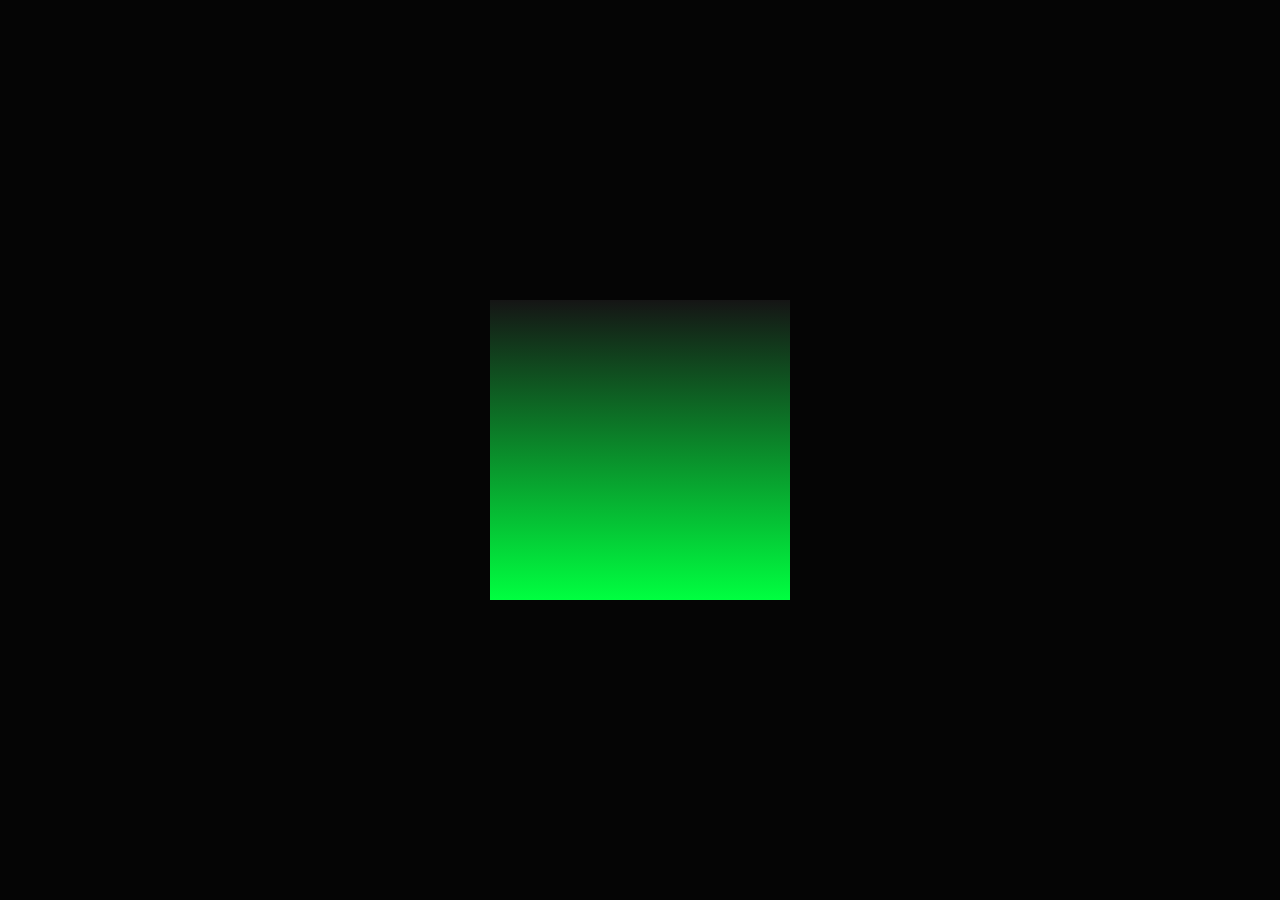
<file: Ambient Light Effect/index.html>
<!DOCTYPE html>
<html>
    <head>
        <meta charset = "GMT+7">
        <title>Testing Ambient Light Effect</title>
        <link rel = 'stylesheet' href="gaya.css">
    </head>
    <body>
        <div class = "cube">
            <div class = "top"></div>
            <div>
                <span style = "--i:0;"></span>
                <span style = "--i:1;"></span>
                <span style = "--i:2;"></span>
                <span style = "--i:3;"></span>
            </div>
        </div>
    </body>
</html>
</file>
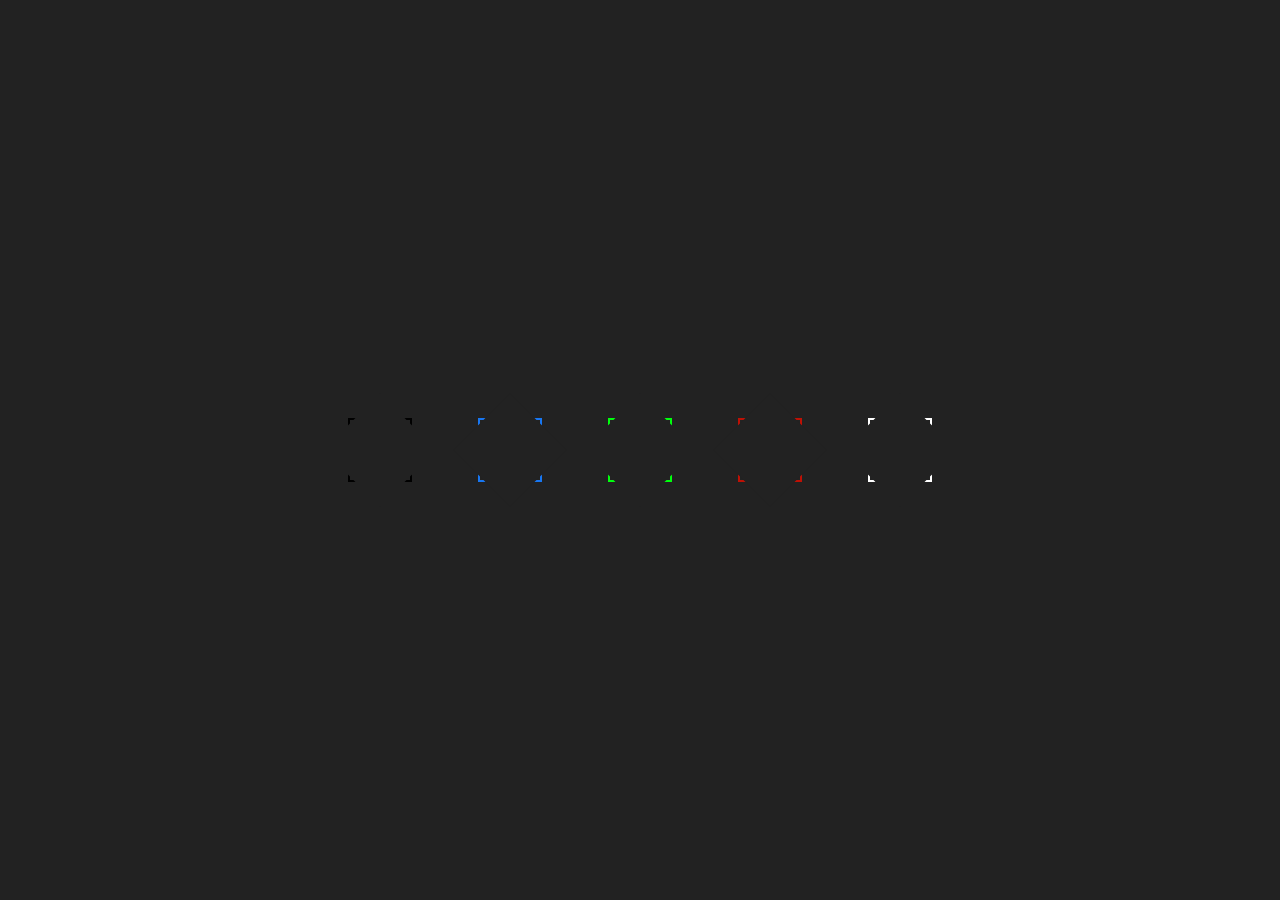
<file: Button Hover/index.html>
<!DOCTYPE html>
<html lang="en">
<head>
    <meta charset = "GMT+7">
    <title>Button Hover</title>
    <link rel="stylesheet" href="https://cdnjs.cloudflare.com/ajax/libs/font-awesome/6.1.1/css/all.min.css" integrity="sha512-KfkfwYDsLkIlwQp6LFnl8zNdLGxu9YAA1QvwINks4PhcElQSvqcyVLLD9aMhXd13uQjoXtEKNosOWaZqXgel0g==" crossorigin="anonymous" referrerpolicy="no-referrer" />
    <link rel="stylesheet" href="gaya.css">
</head>
<body>
    <ul>
        <li style="--clr:#000000;">
            <a href="#"><i class="fa-brands fa-facebook-messenger"></i></a>
        </li>
        <li style="--clr:#1877f2;">
            <a href="#"><i class="fa-brands fa-discord"></i></a>
        </li>
        <li style="--clr:#00ff0d;">
            <a href="#"><i class="fa-brands fa-whatsapp"></i></a>
        </li>
        <li style="--clr:#be1105;">
            <a href="#"><i class="fa-brands fa-instagram"></i></a>
        </li>
        <li style="--clr:#ffffff;">
            <a href="#"><i class="fa-brands fa-tiktok"></i></a>
        </li>
    </ul>
</body>
</html>
</file>
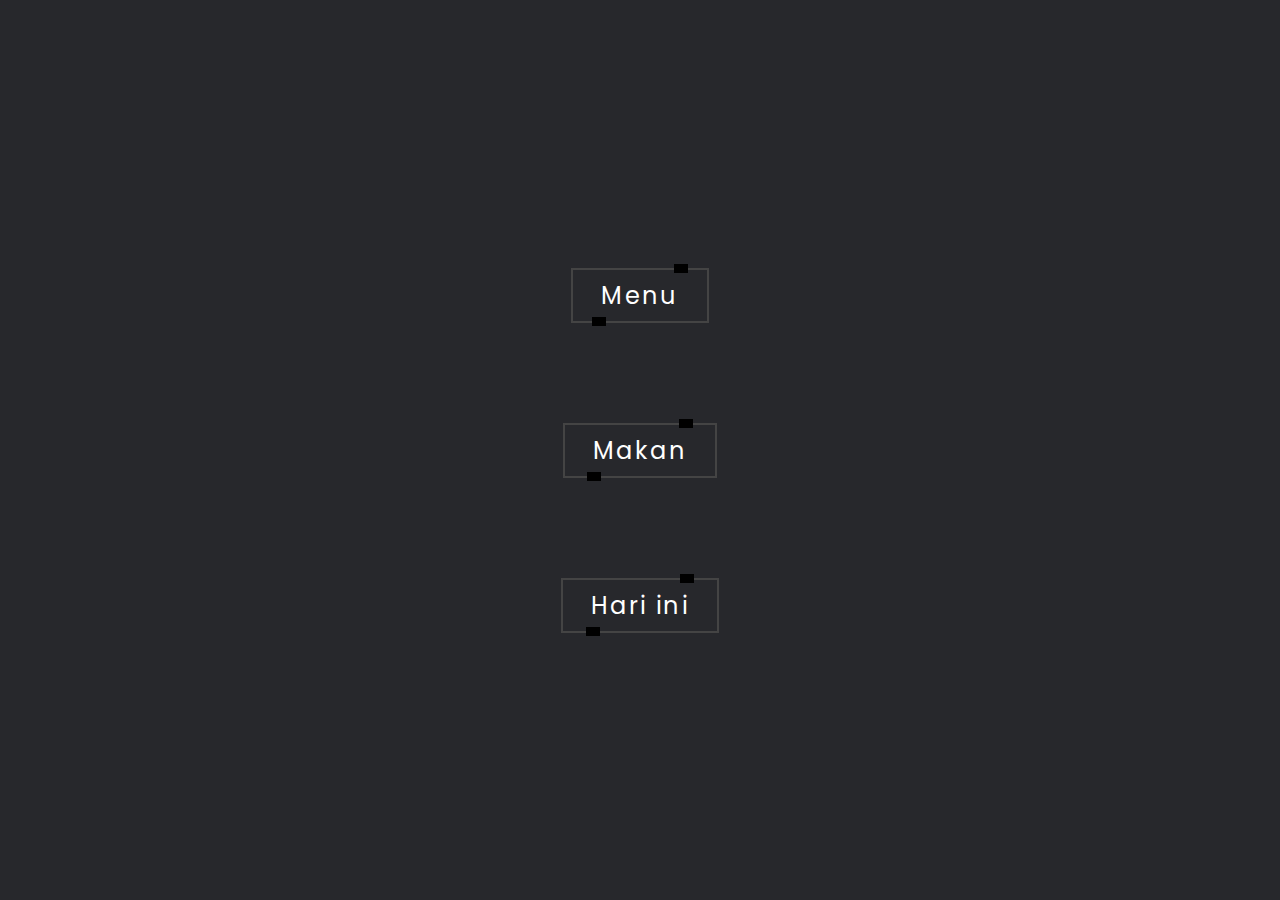
<file: Button Testing/index.html>
<!DOCTYPE html>
<html>
<head>
    <title>CSS Modern Button Testing</title>
    <link rel="stylesheet" type="text/css" href="style.css">
</head>
<body>
    <a href="#" style="--clr:#1e9bff"><span>Menu</span><i></i></a>
    <a href="#" style="--clr:#F32424"><span>Makan</span><i></i></a>
    <a href="#" style="--clr:#FFFFFF"><span>Hari ini</span><i></i></a>
</body>
</html>
</file>
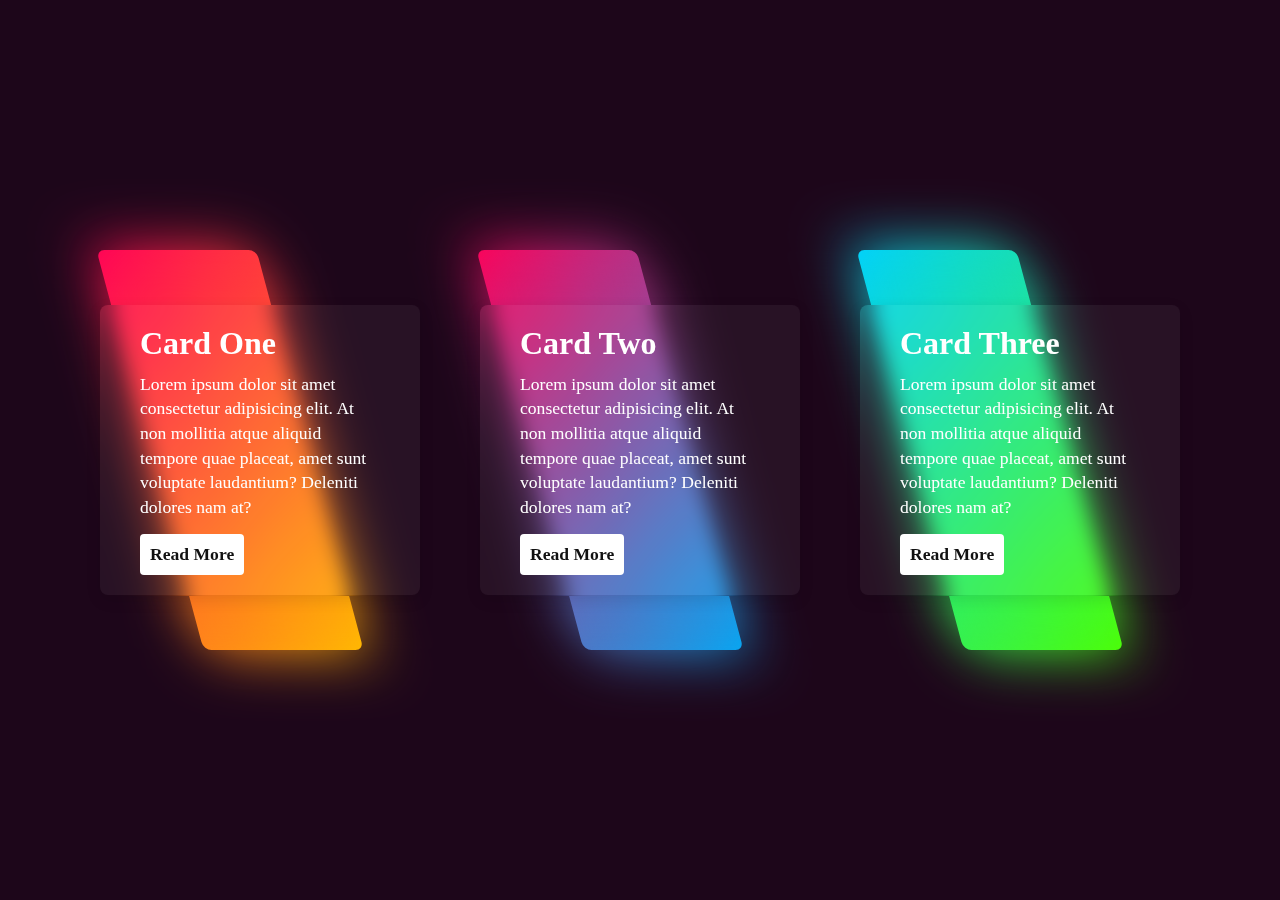
<file: Cool Glass Effect/index.html>
<!DOCTYPE html>
<html lang="en">
  <head>
    <meta charset="UTF-8" />
    <meta http-equiv="X-UA-Compatible" content="IE=edge" />
    <meta name="viewport" content="width=device-width, initial-scale=1.0" />
    <title>Document</title>
    <link rel="stylesheet" type="text/css" href="style.css" />
  </head>
  <body>
    <div class="container">
      <div class="box">
        <span class="content">
          <h2>Card One</h2>
          <p>
            Lorem ipsum dolor sit amet consectetur adipisicing elit. At non
            mollitia atque aliquid tempore quae placeat, amet sunt voluptate
            laudantium? Deleniti dolores nam at?
          </p>
          <a href="#">Read More</a>
        </span>
      </div>
      <div class="box">
        <span class="content">
          <h2>Card Two</h2>
          <p>
            Lorem ipsum dolor sit amet consectetur adipisicing elit. At non
            mollitia atque aliquid tempore quae placeat, amet sunt voluptate
            laudantium? Deleniti dolores nam at?
          </p>
          <a href="#">Read More</a>
        </span>
      </div>
      <div class="box">
        <span class="content">
          <h2>Card Three</h2>
          <p>
            Lorem ipsum dolor sit amet consectetur adipisicing elit. At non
            mollitia atque aliquid tempore quae placeat, amet sunt voluptate
            laudantium? Deleniti dolores nam at?
          </p>
          <a href="#">Read More</a>
        </span>
      </div>
    </div>
  </body>
</html>
</file>
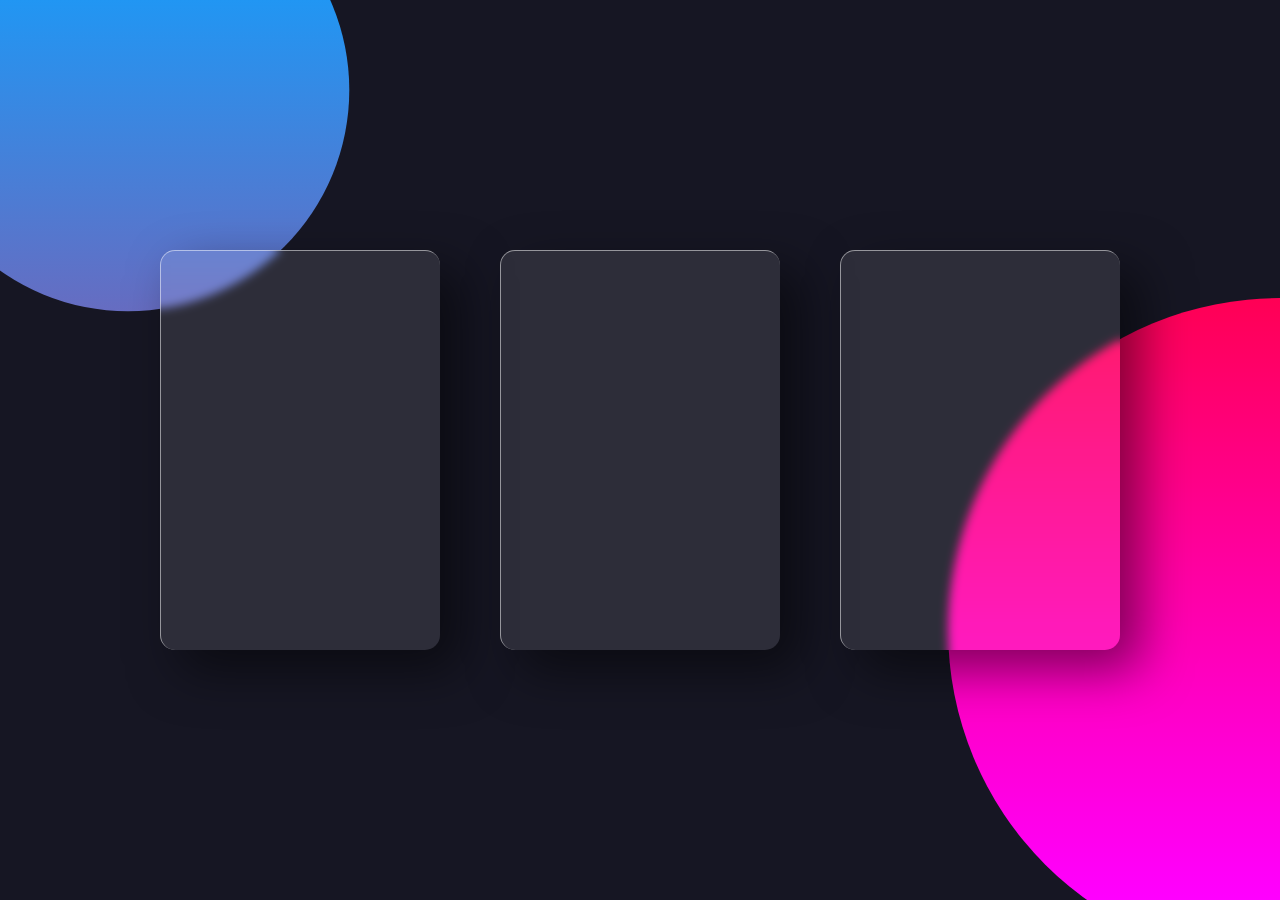
<file: Glass Card/index.html>
<!DOCTYPE html>
<html lang="en">
  <head>
    <meta charset="UTF-8" />
    <meta http-equiv="X-UA-Compatible" content="IE=edge" />
    <meta name="viewport" content="width=device-width, initial-scale=1.0" />
    <title>Glassmorphism</title>
    <link rel="stylesheet" href="style.css" />
  </head>
  <body>
    <div class="container">
      <div class="card">
        <div class="content">
          <h2>01</h2>
          <h3>Card One</h3>
          <p>
            Lorem ipsum dolor sit amet consectetur adipisicing elit. Neque nemo
            numquam dolor dolorem incidunt!
          </p>
          <a href="#">Read More</a>
        </div>
      </div>

      <div class="card">
        <div class="content">
          <h2>02</h2>
          <h3>Card Two</h3>
          <p>
            Lorem ipsum dolor sit amet consectetur adipisicing elit. Neque nemo
            numquam dolor dolorem incidunt!
          </p>
          <a href="#">Read More</a>
        </div>
      </div>

      <div class="card">
        <div class="content">
          <h2>03</h2>
          <h3>Card Three</h3>
          <p>
            Lorem ipsum dolor sit amet consectetur adipisicing elit. Neque nemo
            numquam dolor dolorem incidunt!
          </p>
          <a href="#">Read More</a>
        </div>
      </div>
    </div>
    <script type="text/javascript" src="vanilla-tilt.js"></script>
    <script>
      VanillaTilt.init(document.querySelectorAll(".card"), {
        max: 25,
        speed: 400,
        glare: true,
        "max-glare": 1,
      });
    </script>
  </body>
</html>
</file>
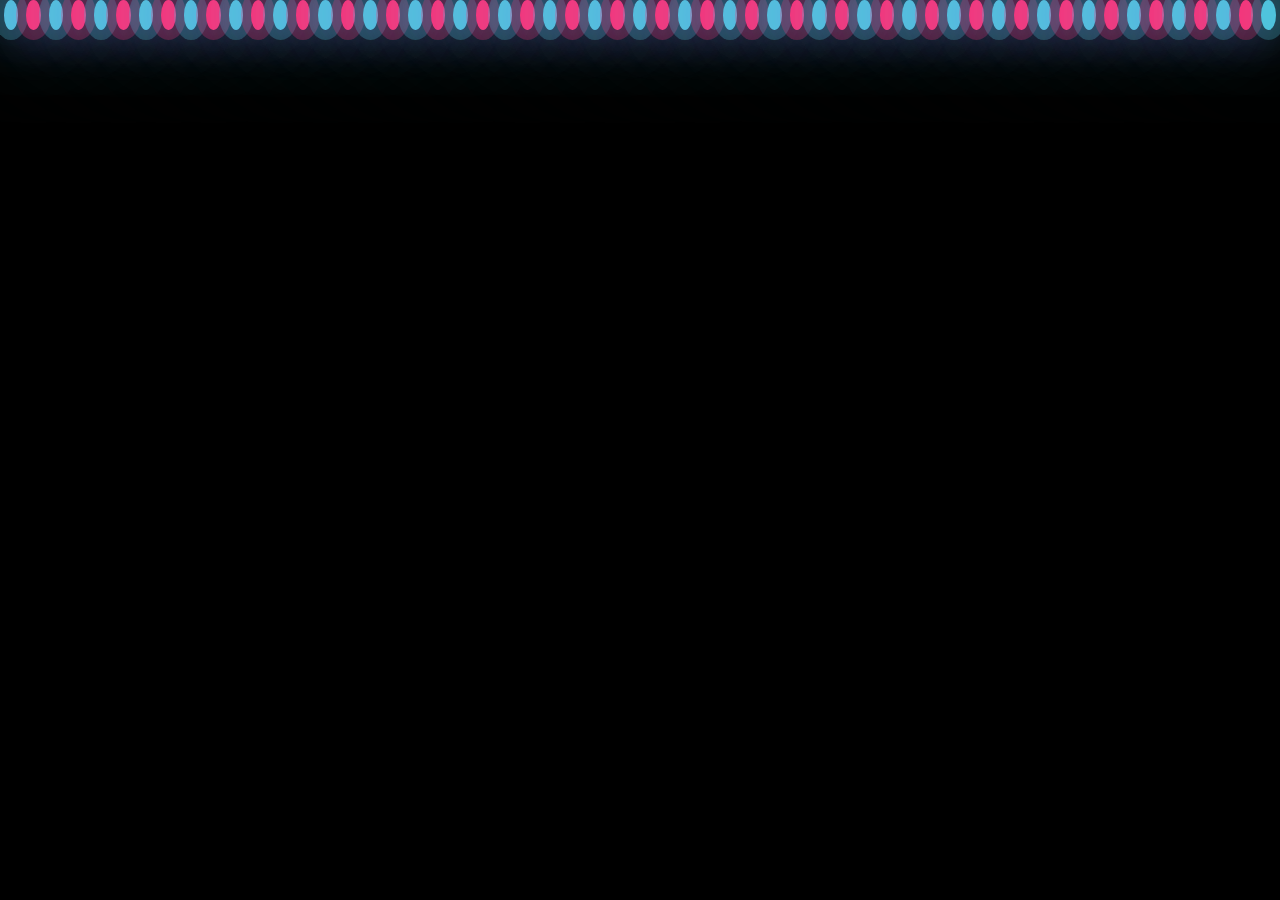
<file: Moving Background/index.html>
<!DOCTYPE html>
<html lang="en">
<head>
    <meta charset = "GMT+7">
    <title>Moving Background</title>
    <link rel="stylesheet" type="text/css" href="gaya.css">
</head>
<body>
    <div class = "kontener1">
        <div class = "gelembung">
            <span style="--i:15;"></span>
            <span style="--i:18;"></span>
            <span style="--i:24;"></span>
            <span style="--i:33;"></span>
            <span style="--i:25;"></span>
            <span style="--i:29;"></span>
            <span style="--i:28;"></span>
            <span style="--i:24;"></span>
            <span style="--i:26;"></span>
            <span style="--i:30;"></span>
            <span style="--i:26;"></span>
            <span style="--i:28;"></span>
            <span style="--i:35;"></span>
            <span style="--i:35;"></span>
            <span style="--i:50;"></span>
            <span style="--i:23;"></span>
            <span style="--i:55;"></span>
            <span style="--i:45;"></span>
            <span style="--i:53;"></span>
            <span style="--i:11;"></span>
            <span style="--i:15;"></span>
            <span style="--i:24;"></span>
            <span style="--i:33;"></span>
            <span style="--i:25;"></span>
            <span style="--i:29;"></span>
            <span style="--i:28;"></span>
            <span style="--i:24;"></span>
            <span style="--i:26;"></span>
            <span style="--i:30;"></span>
            <span style="--i:26;"></span>
            <span style="--i:28;"></span>
            <span style="--i:35;"></span>
            <span style="--i:35;"></span>
            <span style="--i:44;"></span>
            <span style="--i:23;"></span>
            <span style="--i:35;"></span>
            <span style="--i:45;"></span>
            <span style="--i:46;"></span>
            <span style="--i:18;"></span>
            <span style="--i:12;"></span>
            <span style="--i:24;"></span>
            <span style="--i:33;"></span>
            <span style="--i:25;"></span>
            <span style="--i:29;"></span>
            <span style="--i:28;"></span>
            <span style="--i:24;"></span>
            <span style="--i:26;"></span>
            <span style="--i:30;"></span>
            <span style="--i:26;"></span>
            <span style="--i:28;"></span>
            <span style="--i:35;"></span>
            <span style="--i:35;"></span>
            <span style="--i:44;"></span>
            <span style="--i:23;"></span>
            <span style="--i:35;"></span>
            <span style="--i:45;"></span>
            <span style="--i:46;"></span>
        </div>
    </div>
</body>
</html>
</file>
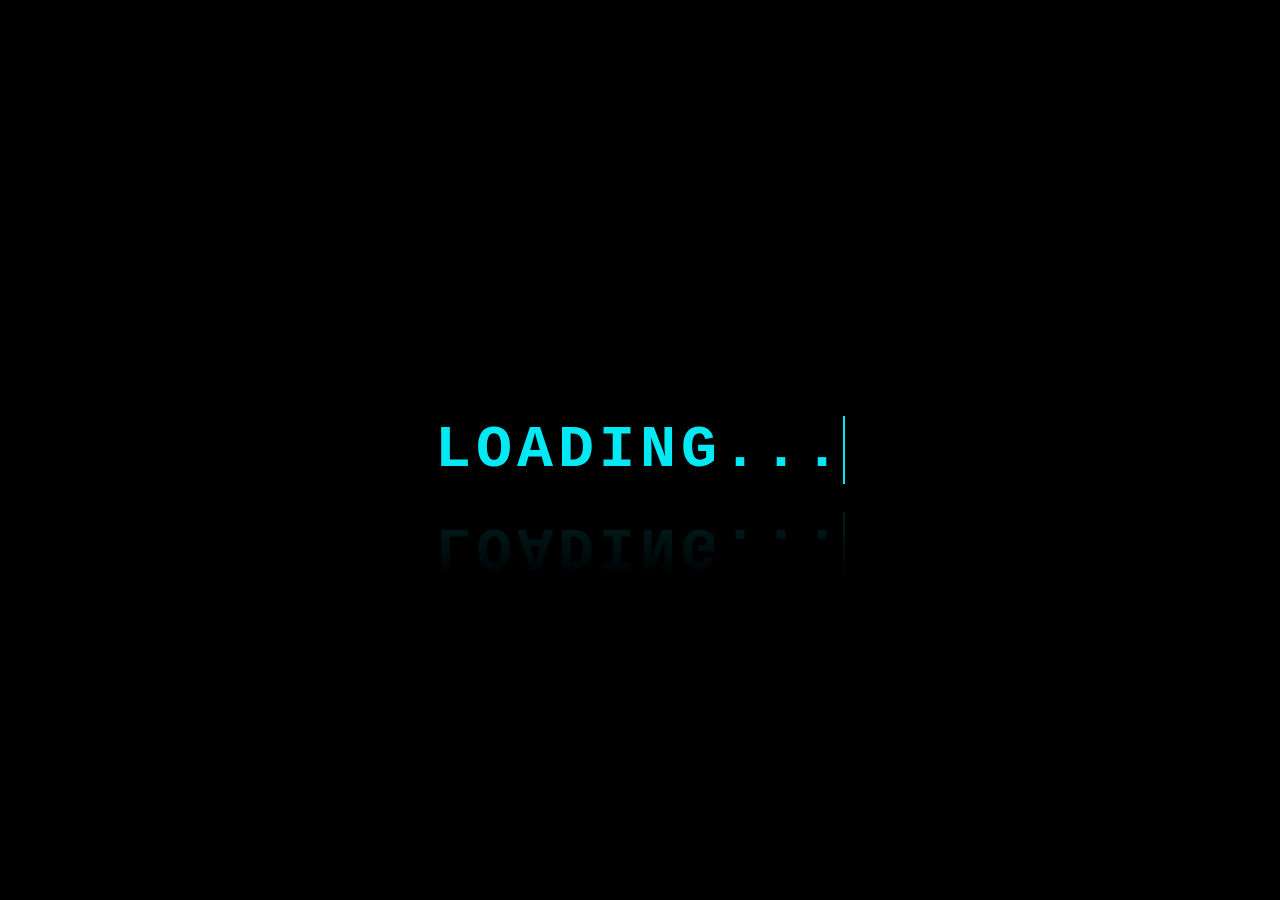
<file: Typing Animation/index.html>
<!DOCTYPE html>
<html lang="en">
  <head>
    <meta charset="UTF-8" />
    <meta http-equiv="X-UA-Compatible" content="IE=edge" />
    <meta name="viewport" content="width=device-width, initial-scale=1.0" />
    <title>Document</title>
    <link rel="stylesheet" type="text/css" href="style.css" />
  </head>
  <body>
    <div class="loader">
      <h2>Loading...</h2>
    </div>
  </body>
</html>
</file>
<file: Ambient Light Effect/gaya.css>
*
{
    margin : 0;
    padding: 0;
    box-sizing: border-box;
}

body
{
    display: flex;
    justify-content: center;
    align-items: center;
    min-height: 100vh;
    background:#050505;
}

.cube
{
    position: relative;
    width: 300px;
    height: 300px;
    transform-style: preserve-3d;   
    animation: animate 4s linear infinite;
}
@keyframes animate
{
    0%
    {
        transform: rotateX(-30deg) rotateY(0deg);
    }
    100%
    {
        transform: rotateX(-30deg) rotateY(360deg);
    }
}

.cube div
{
    position: absolute;
    top: 0;
    left: 0;
    width: 100%;
    height: 100%;
    transform-style: preserve-3d;
}

.cube div span
{
    position: absolute;
    top: 0;
    left: 0;
    width: 100%;
    height: 100%;
    background: linear-gradient(#151515,rgb(0, 255, 64));
    transform: rotateY(calc(90deg * var(--i))) translateZ(150px); /* 300 / 2 = 150*/;
}

.top
{
    position: absolute;
    top: 0;
    left: 0;
    width: 300px;
    height: 300px;
    background: #222;
    transform: rotateX(90deg) translateZ(150px);
}

.top::before
{
    content: '';
    position: absolute;
    top: 0;
    left: 0;
    width: 300px;
    height: 300px;
    background: rgb(0,255,64);
    transform: translateZ(-400px);
    filter: blur(20px);
    box-shadow: 0 0 120px rgba(0,255,0,0.2),
    0 0 200px rgba(0,255,0,0.3),
    0 0 300px rgba(0,255,0,0.4),
    0 0 400px rgba(0,255,0,0.5),
    0 0 500px rgba(0,255,0,0.6);
}
</file>
<file: Button Hover/gaya.css>
*
{
    margin: 0;
    padding: 0;
    box-sizing: border-box;
}

:root 
{
    --bg: #222;
}

body
{
    display: flex;
    justify-content: center;
    align-items: center;
    min-height: 100vh;
    background: var(--bg);
}

ul
{
    position: relative;
    display: flex;
    gap: 50px;
}

ul li 
{
    position: relative;
    list-style: none;
    width: 80px;
    height: 80px;
    display: flex;
    justify-content: center;
    align-items: center;
    cursor: pointer;
    transition: 0.5s;                                           
}

ul li:hover
{
    z-index: 10000;
    transform: scale(0.75);
}

ul li::before
{
    content: '';
    position: absolute;
    inset: 30px;
    box-shadow: 0 0 0 10px var(--clr),
    0 0 0 20px var(--bg),
    0 0 0 22px var(--clr);
    transition: 0.5s;
}

ul li:hover::before
{
    inset: 0;
}

ul li::after
{
    content: '';
    position: absolute;
    inset: 0;
    background: var(--bg);
    transform: rotate(45deg);
}

ul li a
{
    position: relative;
    text-decoration: none;
    color: var(--clr);
    z-index: 10;
    font-size: 2em;
    transition: 0.5s;
}
 ul li:hover a
 {
    font-size: 3em;
    filter: drop-shadow(0 0 20px var(--clr))
    drop-shadow(0 0 40px var(--clr))
    drop-shadow(0 0 60px var(--clr));
 }
</file>
<file: Button Testing/style.css>
@import url('https://fonts.googleapis.com/css2?family=Poppins:wght@300;400;500;600;700;800;900&display=swap');

*
{   margin:0;
    padding:0;
    box-sizing: border-box;
    font-family: 'Poppins',sans-serif;}

body
{   display: flex;
    justify-content: center;
    align-items: center;
    min-height: 100vh;
    background: #27282c;
    flex-direction: column;
    gap: 100px;}

a
{   position: relative;
    background: #444;
    color: #fff;
    text-decoration: none;
    font-size: 1.5em;
    letter-spacing: 0.1em;
    padding: 10px 30px;
    transition: 0.5s;}

a:hover
{   letter-spacing: 0.25em;
    background: var(--clr);
    color: var(--clr);
    box-shadow: 0 0 90px var(--clr);}

a::before
{   content:'';
    position: absolute;
    inset: 2px;
    background: #27282c;}

a span
{   position: relative;
    z-index: 1;}

a i
{   position: absolute;
    inset: 0;
    display: block;}

a i::before
{   content: '';
    position: absolute;
    top: -3.5px;
    left: 80%;
    width: 10px;
    height: 5px;
    border: 2px solid #000000;
    background: #000000;
    transform: translateX(-50%);
    transition: 0.5s;}

a:hover i::before
{   width: 20px;
    left: 20%;
    border: 2px solid var(--clr);
    background: var(--clr);}

a i::after
{   content: '';
    position: absolute;
    bottom: -3.5px;
    left: 20%;
    width: 10px;
    height: 5px;
    border: 2px solid #000000;
    background: #000000;
    transform: translateX(-50%);
    transition: 0.5s;}
    
a:hover i::after
{   width: 20px;
    left: 80%;
    border: 2px solid var(--clr);
    background: var(--clr);}
</file>
<file: Cool Glass Effect/style.css>
* {
 margin: 0;
 padding: 0;
 box-sizing: border-box;
 font-family: consolas;   
}

body {
    display: flex;
    justify-content: center;
    align-items: center;
    min-height: 100vh;
    background: #1d061a;
}

.container {
    display: flex;
    justify-content: center;
    align-items: center;
    flex-wrap: wrap;
    padding: 40px 0;
}

.container .box {
    position: relative;
    width: 320px;
    height: 400px;
    display: flex;
    justify-content: center;
    align-items: center;
    margin: 40px 30px;
    transition: 0.5s;
}

.container .box::before {
    content: '';
    position: absolute;
    top: 0;
    left: 50px;
    width: 50%;
    height: 100%;
    background: #fff;
    border-radius: 8px;
    transform: skewX(15deg);
    transition: 0.5s;
}
.container .box::after {
    content: '';
    position: absolute;
    top: 0;
    left: 50px;
    width: 50%;
    height: 100%;
    background: #fff;
    border-radius: 8px;
    transform: skewX(15deg);
    transition: 0.5s;
    filter: blur(30px);
    transition: 0.5s;
}

.container .box:hover:before,
.container .box:hover:after {
    transform:skewX(0deg);
    left: 20px;
    width: calc(100%-90px);
}
.container .box:nth-child(1):before,
.container .box:nth-child(1):after {
    background: linear-gradient(315deg, #ffbc00, #ff0058);
}
.container .box:nth-child(2):before,
.container .box:nth-child(2):after {
    background: linear-gradient(315deg, #03a9f4, #ff0058);
}
.container .box:nth-child(3):before,
.container .box:nth-child(3):after {
    background: linear-gradient(315deg, #4dff03, #00d0ff);
}

.container .box span{
    display: block;
    position: absolute;
    top: 0;
    left: 0;
    right: 0;
    bottom: 0;
    z-index: 50;
    pointer-events: none;
}

.container .box span::before{
    content: '';
    position: absolute;
    top: 0;
    left: 0;
    width: 100%;
    height: 100%;
    border-radius: 8px;
    background: rgba(255,255,255,0.1);
    backdrop-filter: blur(10px);
    opacity: 0;
    transition: 0.5s;
    animation: animate 2s ease-in-out infinite;
    box-shadow: 0 5px 15px rgba(0,0,0,0.05)
}

.container .box:hover span::before{
    top: -50px;
    left: 50px;
    width: 100px;
    height: 100px;
    opacity: 1;
}

.container .box .content {
    position: relative;
    left: 0;
    padding: 20px 40px;
    background: rgba(255,255,255,0.05);
    box-shadow:0 5px 15px rgba(0,0,0,0.1);
    border-radius: 8px;
    backdrop-filter: blur(10px);
    z-index: 1;
    transition: 0.5s;
    color: #fff;
}

.container .box:hover .content{
    left: -25px;
    padding: 60px 40px;
}

.container .box span::after{
    content: '';
    position: absolute;
    bottom: 0;
    right: 0;
    width: 100%;
    height: 100%;
    border-radius: 8px;
    background: rgba(255,255,255,0.1);
    backdrop-filter: blur(10px);
    opacity: 0;
    transition: 0.5s;
    animation: animate 2s ease-in-out infinite;
    box-shadow: 0 5px 15px rgba(0,0,0,0.05);
    animation-delay: -1s;
}

.container .box:hover span::after{
    bottom: -50px;
    right: 50px;
    width: 100px;
    height: 100px;
    opacity: 1;
}

.container .box .content h2{
    font-size: 2em;
    color: #fff;
    margin-bottom: 10px;
}

.container .box .content p{
    font-size: 1.1em;
    margin-bottom: 10px;
    line-height: 1.4em;
}

.container .box .content a{
    display: inline-block;
    font-size: 1.1em;
    color: #111;
    background: #fff;
    padding: 10px;
    border-radius: 4px;
    text-decoration: none;
    font-weight: 700;
    margin-top: 5px;
}

@keyframes animate {
    0%,100%{
        transform: translateY(10px);
    }
    50%{
        transform: translateY(-10px);
    }
}
</file>
<file: Glass Card/style.css>
*{
    margin: 0;
    padding: 0;
    box-sizing: border-box;
    font-family: Arial, Helvetica, sans-serif;
}

body {
    display: flex;
    justify-content: center;
    align-items: center;
    min-height: 100vh;
    background: #161623;
}
body:before{
    content: '';
    position: absolute;
    top: 0;
    left: 0;
    width: 100%;
    height: 100%;
    background: linear-gradient(#f00, #f0f);
    clip-path:circle(30% at right 70%)
}
body:after{
    content: '';
    position: absolute;
    top: 0;
    left: 0;
    width: 100%;
    height: 100%;
    background: linear-gradient(#2196f3, #e91e63);
    clip-path:circle(20% at 10% 10%)
}
.container{
    position: relative;
    display:flex;
    justify-content: center;
    align-items: center;
    max-width: 1200px;
    flex-wrap: wrap;
    z-index: 1;
}
.container .card{
    position: relative;
    width: 280px;
    height: 400px;
    margin: 30px;
    box-shadow: 20px 20px 50px rgba(0,0,0,0.5);
    border-radius: 15px;
    background: rgba(255,255,255,0.1);
    overflow: hidden;
    display: flex;
    justify-content: center;
    align-items: center;
    border-top: 1px solid rgba(255,255,255,0.5);
    border-left: 1px solid rgba(255, 255,255,0.5);
    backdrop-filter: blur(5px);
}
.container .card .content{
    padding: 20px;
    text-align: center;
    transform: translateY(100px);
    opacity: 0;
    transition: 0.5s;
}
.container .card:hover .content{
    transform: translateY(0px);
    opacity: 1;
}
.container .card .content h2{
    position: absolute;
    top: -30px;
    right: 30px;
    font-size: 8em;
    color: rgba(255, 255,255,0.05);
    pointer-events: none;
}
.container .card .content h3{
    font-size: 1.8em;
    color: #fff;
    z-index: 1;
}
.container .card .content p{
    font-size: 1em;
    color: #fff;
    font-weight: 300;
}
.container .card .content a{
    position: relative;
    display: inline-block;
    padding: 8px 20px;
    margin-top: 15px;
    background: #fff;
    color: #000;
    border-radius: 20px;
    text-decoration: none;
    font-weight: 500;
    box-shadow: 0 5px 15px rgba(0,0,0,0.2);
}
</file>
<file: Moving Background/gaya.css>
*
 {
    margin: 0;
    padding: 0;
    box-sizing: border-box;
 }

 body 
 {
    min-height: 100vh;
    background: #000000;
 }

 .kontener1
 {
    position: relative;
    width: 100%;
    height: 100vh;
    overflow: hidden;
 }

 .gelembung
 {
    position: relative;
    display: flex;
 }

 .gelembung span
 {
    position: relative;
    width: 30px;
    height: 30px;
    background:#4fc3dc;
    margin: 0 4px;
    border-radius: 50%;
    box-shadow: 0 0 0 10px #4fc3dc44,
    0 0 50px #4fc3dc,
    0 0 100px #4fc3dc;
    animation: animate 15s linear infinite;
    animation-duration: calc(150s / var(--i));
 }

 .gelembung span:nth-child(even)
 {
    background:#ff2d75;
    box-shadow: 0 0 0 10px #ff2d7544,
    0 0 50px #a03aff,
    0 0 100px #ffffff;
 }
 @keyframes animate
 {
    0%
    {transform: translateY(100vh) scale(0);}
    100%
    {transform: translateY(-10vh) scale(1);}
 }
</file>
<file: Typing Animation/style.css>
@keyframes blinkCursor
{
    0%,75% {
        opacity: 1;
    }
    76%,100%{
        opacity: 0;
    }
}
@keyframes typing
{
    0%,90%,100%{
        width: 0;
    }
    30%,60%{
        width: 401.87px;
    }
}

* {
    margin: 0;
    padding: 0;
    box-sizing: border-box;
    font-family: 'Courier New', Courier, monospace;
}

body {
    display: flex;
    justify-content: center;
    align-items: center;
    min-height: 100vh;
    background: black;
}
.loader{
    position: relative;
    -webkit-box-reflect: below 28px linear-gradient(transparent, #0002);
}
.loader::before{
    content: '';
    position: absolute;
    top: 0;
    right: 0;
    width: 2px;
    height: 100%;
    background: #03e9f4;
    animation: blinkCursor 0.8s steps(3) infinite;
}
.loader h2 {
    position: relative;
    color: #03e9f4;
    letter-spacing: 5px;
    font-size: 60px;
    text-transform: uppercase;
    animation: typing 8s steps(10) infinite;
    overflow: hidden;
}
</file>
